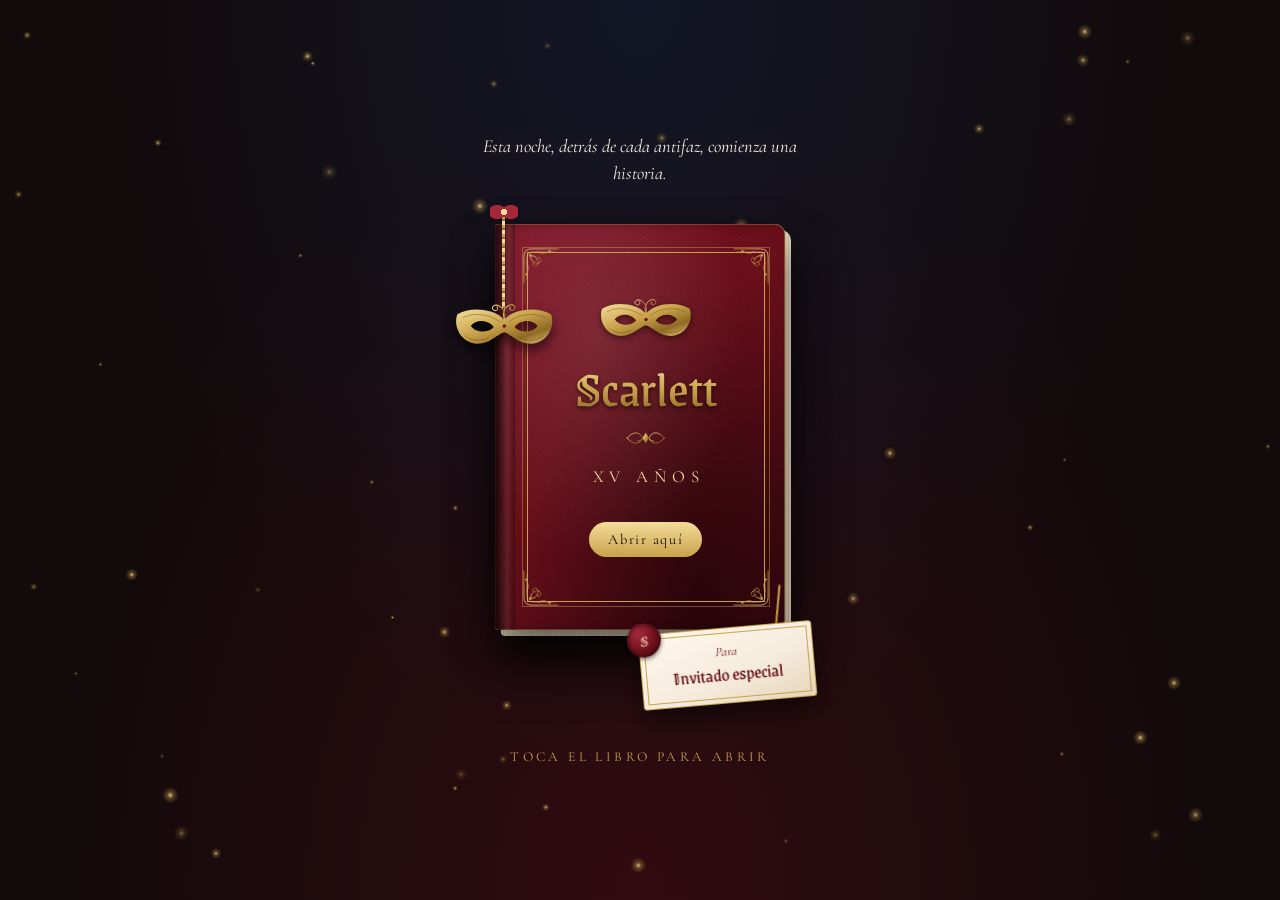
<file: index.html>
<!doctype html>
<html lang="es">
<head>
  <meta charset="utf-8">
  <meta name="viewport" content="width=device-width, initial-scale=1, viewport-fit=cover">
  <title>Scarlett · XV años</title>
  <meta name="description" content="Baile de máscaras · Sábado 21 de noviembre de 2026 · Salón de Eventos Bonanza, El Alto">
  <meta name="theme-color" content="#120A0B">

  <!-- Vista previa al compartir por WhatsApp (se completan las URL al publicar) -->
  <meta property="og:type" content="website">
  <meta property="og:url" content="https://katlheen007.github.io/xv-scarlett/">
  <meta property="og:title" content="Scarlett · XV años">
  <meta property="og:description" content="Estás invitado a un baile de máscaras · Sábado 21 de noviembre, 17:00">
  <meta property="og:image" content="https://katlheen007.github.io/xv-scarlett/assets/portada-whatsapp.jpg">
  <meta property="og:image:width" content="1200">
  <meta property="og:image:height" content="630">
  <meta name="twitter:card" content="summary_large_image">

  <link rel="icon" href="assets/antifaz.svg" type="image/svg+xml">
  <link rel="preconnect" href="https://fonts.googleapis.com">
  <link rel="preconnect" href="https://fonts.gstatic.com" crossorigin>
  <link href="https://fonts.googleapis.com/css2?family=Cormorant+Garamond:ital,wght@0,400;0,500;0,600;1,400;1,500&family=Grenze+Gotisch:wght@500;600&display=swap" rel="stylesheet">
  <link rel="stylesheet" href="styles.css">
</head>
<body>
  <!-- Ornamentos reutilizables -->
  <svg width="0" height="0" style="position:absolute" aria-hidden="true">
    <defs>
      <linearGradient id="oro" x1="0" y1="0" x2="1" y2="1">
        <stop offset="0" stop-color="#F3DD9B"/>
        <stop offset=".45" stop-color="#C9A24A"/>
        <stop offset=".75" stop-color="#8E6A24"/>
        <stop offset="1" stop-color="#E8C877"/>
      </linearGradient>
      <!-- Esquina de filigrana -->
      <symbol id="esquina" viewBox="0 0 80 80">
        <g fill="none" stroke="url(#oro)" stroke-width="1.6" stroke-linecap="round">
          <path d="M4 76 V20 Q4 4 20 4 H76"/>
          <path d="M10 70 V24 Q10 10 24 10 H70" stroke-width=".8"/>
          <path d="M18 18 c10 0 16 6 16 14 c0 6 -5 9 -9 7 c-4 -2 -3 -8 2 -8"/>
          <path d="M18 18 c0 10 6 16 14 16 c6 0 9 -5 7 -9 c-2 -4 -8 -3 -8 2"/>
          <path d="M34 10 c6 4 14 4 22 0 M10 34 c4 6 4 14 0 22"/>
          <circle cx="18" cy="18" r="2.4" fill="url(#oro)"/>
          <circle cx="58" cy="9" r="1.5" fill="url(#oro)"/>
          <circle cx="9" cy="58" r="1.5" fill="url(#oro)"/>
        </g>
      </symbol>
      <!-- Separador -->
      <symbol id="separador" viewBox="0 0 240 24">
        <g fill="none" stroke="url(#oro)" stroke-width="1.2" stroke-linecap="round">
          <path d="M4 12 H92"/><path d="M148 12 H236"/>
          <path d="M92 12 c8 -10 18 -10 22 -2 c2 4 -2 8 -6 6"/>
          <path d="M148 12 c-8 -10 -18 -10 -22 -2 c-2 4 2 8 6 6"/>
          <path d="M92 12 c8 10 18 10 22 2"/><path d="M148 12 c-8 10 -18 10 -22 2"/>
        </g>
        <path d="M120 4 l5 8 -5 8 -5 -8z" fill="url(#oro)"/>
      </symbol>
      <!-- Antifaz -->
      <symbol id="antifaz" viewBox="0 0 200 100">
        <path fill="url(#oro)" fill-rule="evenodd" d="M100 34 C82 12 34 8 10 24 C2 46 16 78 48 80 C72 81 86 62 100 58 C114 62 128 81 152 80 C184 78 198 46 190 24 C166 8 118 12 100 34 Z
          M36 46 C46 32 70 34 80 48 C70 60 46 60 36 46 Z
          M164 46 C154 32 130 34 120 48 C130 60 154 60 164 46 Z"/>
        <g fill="none" stroke="#7A5418" stroke-width="1.3" opacity=".7">
          <path d="M20 30 C40 20 70 22 92 38"/><path d="M180 30 C160 20 130 22 108 38"/>
          <path d="M24 64 C34 74 56 76 70 68"/><path d="M176 64 C166 74 144 76 130 68"/>
        </g>
        <g fill="none" stroke="url(#oro)" stroke-width="2" stroke-linecap="round">
          <path d="M100 34 C96 22 100 10 110 6 C118 3 124 10 118 15 C114 18 108 14 112 10"/>
          <path d="M100 34 C104 20 96 8 86 6 C78 5 74 13 81 16 C86 18 90 12 86 9"/>
        </g>
        <circle cx="100" cy="46" r="4" fill="#6B0F1A" stroke="url(#oro)" stroke-width="1.2"/>
      </symbol>
    </defs>
  </svg>

  <canvas id="particulas" aria-hidden="true"></canvas>

  <!-- ============ PORTADA ============ -->
  <section id="portada" aria-label="Portada">
    <p class="portada-frase" data-texto="portadaFrase"></p>

    <div class="escena">
      <div class="libro" id="libro">
        <!-- Interior (se ve al abrir) -->
        <div class="libro-interior">
          <svg class="esq e1"><use href="#esquina"/></svg>
          <svg class="esq e2"><use href="#esquina"/></svg>
          <p class="interior-texto">Bienvenidos<br>al baile</p>
        </div>
        <div class="libro-paginas"></div>

        <!-- Tapa -->
        <button class="libro-tapa" id="abrir" aria-label="Abrir la invitación">
          <span class="tapa-frente">
            <span class="tapa-marco">
              <svg class="esq e1"><use href="#esquina"/></svg>
              <svg class="esq e2"><use href="#esquina"/></svg>
              <svg class="esq e3"><use href="#esquina"/></svg>
              <svg class="esq e4"><use href="#esquina"/></svg>
            </span>
            <svg class="tapa-antifaz"><use href="#antifaz"/></svg>
            <span class="tapa-nombre">Scarlett</span>
            <svg class="tapa-sep"><use href="#separador"/></svg>
            <span class="tapa-xv">XV años</span>
            <span class="tapa-boton">Abrir aquí</span>
          </span>
          <span class="tapa-dorso"></span>
        </button>
      </div>

      <!-- Antifaz colgante -->
      <div class="colgante" aria-hidden="true">
        <span class="cinta"></span>
        <span class="lazo"></span>
        <svg class="colgante-antifaz"><use href="#antifaz"/></svg>
      </div>

      <!-- Tarjeta con el nombre del invitado -->
      <div class="tarjeta" aria-live="polite">
        <span class="tarjeta-cordon"></span>
        <div class="tarjeta-cuerpo">
          <span class="tarjeta-para">Para</span>
          <span class="tarjeta-nombre" id="tarjetaNombre">Invitado especial</span>
          <span class="tarjeta-pases" id="tarjetaPases"></span>
          <span class="lacre">S</span>
        </div>
      </div>
    </div>

    <p class="portada-pista">Toca el libro para abrir</p>
  </section>

  <!-- ============ INVITACIÓN ============ -->
  <main id="invitacion" hidden>

    <!-- 1. Bienvenida -->
    <section class="seccion bienvenida">
      <div class="arco">
        <svg viewBox="0 0 260 360" class="arco-svg" aria-hidden="true">
          <defs>
            <linearGradient id="oroSil" x1="0" y1="0" x2="0" y2="1">
              <stop offset="0" stop-color="#F3DD9B"/><stop offset=".5" stop-color="#C9A24A"/><stop offset="1" stop-color="#8E6A24"/>
            </linearGradient>
            <linearGradient id="veloArco" x1="0" y1="0" x2="0" y2="1">
              <stop offset="0" stop-color="#120A0B" stop-opacity=".15"/><stop offset=".7" stop-color="#120A0B" stop-opacity="0"/><stop offset="1" stop-color="#120A0B" stop-opacity=".85"/>
            </linearGradient>
            <radialGradient id="halo" cx=".5" cy=".38" r=".6">
              <stop offset="0" stop-color="#C9A24A" stop-opacity=".28"/><stop offset="1" stop-color="#C9A24A" stop-opacity="0"/>
            </radialGradient>
          </defs>
          <path d="M20 350 V130 C20 60 70 14 130 14 C190 14 240 60 240 130 V350" fill="none" stroke="url(#oro)" stroke-width="2"/>
                    <g fill="none" stroke="url(#oro)" stroke-width="1.4" stroke-linecap="round">
            <path d="M130 14 c-8 -10 -22 -8 -22 2 c0 6 8 8 10 3"/><path d="M130 14 c8 -10 22 -8 22 2 c0 6 -8 8 -10 3"/>
            <path d="M42 80 c-14 -2 -22 10 -14 18 c5 4 11 0 8 -5"/><path d="M218 80 c14 -2 22 10 14 18 c-5 4 -11 0 -8 -5"/>
          </g>
          <circle cx="130" cy="8" r="3" fill="url(#oro)"/>
          <!-- Foto dentro del arco -->
          <clipPath id="recorteArco"><path d="M32 350 V132 C32 70 76 26 130 26 C184 26 228 70 228 132 V350 Z"/></clipPath>
          <image href="assets/foto-arco.jpg" x="32" y="26" width="196" height="324" preserveAspectRatio="xMidYMid slice" clip-path="url(#recorteArco)"/>
          <path d="M32 350 V132 C32 70 76 26 130 26 C184 26 228 70 228 132 V350 Z" fill="url(#veloArco)"/>
          <path d="M32 350 V132 C32 70 76 26 130 26 C184 26 228 70 228 132 V350" fill="none" stroke="url(#oro)" stroke-width="1.2"/>
        </svg>
      </div>
      <h1 class="gotica nombre-grande">Scarlett</h1>
      <p class="subtitulo">XV años</p>
    </section>

    <!-- 2. Frase de apertura -->
    <section class="seccion frase">
      <svg class="sep"><use href="#separador"/></svg>
      <blockquote data-texto="fraseApertura"></blockquote>
      <svg class="sep"><use href="#separador"/></svg>
    </section>

    <!-- 3. Padres -->
    <section class="seccion padres tarjeta-seccion">
      <svg class="esq e1"><use href="#esquina"/></svg><svg class="esq e2"><use href="#esquina"/></svg>
      <svg class="esq e3"><use href="#esquina"/></svg><svg class="esq e4"><use href="#esquina"/></svg>
      <p class="etiqueta">Sus padres</p>
      <p class="gotica nombre-padre" data-texto="madre"></p>
      <p class="y">&amp;</p>
      <p class="gotica nombre-padre" data-texto="padre"></p>
      <p class="texto" data-texto="invitacion"></p>
      <p class="gotica nombre-completo" data-texto="quinceanera"></p>
    </section>

    <!-- 4. Fecha y cuenta regresiva -->
    <section class="seccion fecha">
      <p class="etiqueta">Reserva la fecha</p>
      <p class="fecha-grande" data-texto="fechaTexto"></p>
      <div class="cuenta" id="cuenta">
        <div><span id="cDias">--</span><small>días</small></div>
        <div><span id="cHoras">--</span><small>horas</small></div>
        <div><span id="cMin">--</span><small>min</small></div>
        <div><span id="cSeg">--</span><small>seg</small></div>
      </div>
      <p class="cuenta-fin" id="cuentaFin" hidden>¡La fiesta ha comenzado!</p>
    </section>

    <!-- 5. Hora y lugar -->
    <section class="seccion lugar">
      <svg class="icono" viewBox="0 0 48 64" aria-hidden="true">
        <path d="M24 4 c3 6 6 9 6 14 a6 6 0 0 1 -12 0 c0 -5 3 -8 6 -14z" fill="url(#oro)"/>
        <rect x="16" y="26" width="16" height="34" rx="2" fill="#F5EBDD"/>
        <path d="M16 30 h16" stroke="#C9A24A" stroke-width="1"/>
      </svg>
      <p class="etiqueta">Hora y lugar</p>
      <p class="hora" data-texto="hora"></p>
      <p class="lugar-nombre" data-texto="lugar"></p>
      <p class="texto" data-texto="ciudad"></p>
      <a class="boton" id="botonMapa" target="_blank" rel="noopener">Ver ubicación</a>
    </section>


    <!-- Pase de entrada (solo si el enlace es válido) -->
    <section class="seccion pase" id="seccionPase" hidden>
      <p class="etiqueta">Tu pase de entrada</p>
      <div class="pase-tarjeta">
        <svg class="esq e1"><use href="#esquina"/></svg><svg class="esq e2"><use href="#esquina"/></svg>
        <svg class="esq e3"><use href="#esquina"/></svg><svg class="esq e4"><use href="#esquina"/></svg>
        <span class="lacre">S</span>
        <p class="pase-nombre" id="paseNombre"></p>
        <p class="pase-cupo" id="paseCupo"></p>
        <div class="pase-qr" id="paseQR" aria-label="Código QR de tu pase"></div>
        <p class="pase-nota">Pase personal e intransferible.<br>Muéstralo en la entrada 🎭</p>
      </div>
      <p class="texto pase-consejo">Haz una captura de pantalla para tenerlo a mano.</p>
    </section>

    <!-- 6. Vestimenta -->
    <section class="seccion vestimenta tarjeta-seccion">
      <svg class="esq e1"><use href="#esquina"/></svg><svg class="esq e2"><use href="#esquina"/></svg>
      <svg class="esq e3"><use href="#esquina"/></svg><svg class="esq e4"><use href="#esquina"/></svg>
      <p class="etiqueta">Código de vestimenta</p>
      <p class="gotica titulo" data-texto="vestimenta"></p>
      <svg class="icono-antifaz"><use href="#antifaz"/></svg>
      <p class="texto" data-texto="vestimentaNota"></p>
    </section>

    <!-- 7. Fotos -->
    <section class="seccion fotos">
      <svg class="icono" viewBox="0 0 64 48" aria-hidden="true">
        <rect x="4" y="10" width="56" height="34" rx="4" fill="none" stroke="url(#oro)" stroke-width="2"/>
        <path d="M22 10 l4 -6 h12 l4 6" fill="none" stroke="url(#oro)" stroke-width="2"/>
        <circle cx="32" cy="27" r="10" fill="none" stroke="url(#oro)" stroke-width="2"/>
        <circle cx="32" cy="27" r="4" fill="url(#oro)"/>
      </svg>
      <p class="etiqueta">Comparte tus fotos</p>
      <p class="texto" data-texto="fotosTexto"></p>
      <a class="boton" id="botonAlbum" target="_blank" rel="noopener">Subir mis fotos</a>
    </section>

    <!-- 8. Cierre -->
    <section class="seccion cierre">
      <svg class="sep"><use href="#separador"/></svg>
      <p class="texto cierre-texto" data-texto="cierre"></p>
      <p class="despedida" data-texto="despedida"></p>
      <p class="gotica firma">Scarlett</p>
      <svg class="icono-antifaz pequeno"><use href="#antifaz"/></svg>
    </section>
  </main>

  <button class="musica" id="musica" aria-label="Pausar música" hidden>
    <svg viewBox="0 0 24 24" class="ico-on"><path d="M9 18V6l11-2v12" fill="none" stroke="currentColor" stroke-width="1.8"/><circle cx="6.5" cy="18" r="2.6" fill="currentColor"/><circle cx="17.5" cy="16" r="2.6" fill="currentColor"/></svg>
    <svg viewBox="0 0 24 24" class="ico-off"><path d="M9 18V6l11-2v12" fill="none" stroke="currentColor" stroke-width="1.8"/><circle cx="6.5" cy="18" r="2.6" fill="currentColor"/><circle cx="17.5" cy="16" r="2.6" fill="currentColor"/><path d="M3 3l18 18" stroke="currentColor" stroke-width="2" stroke-linecap="round"/></svg>
  </button>

  <audio id="audio" src="assets/musica.mp3" preload="auto" loop></audio>
  <script src="assets/vendor/qrcode.min.js"></script>
  <script src="script.js"></script>
</body>
</html>
</file>
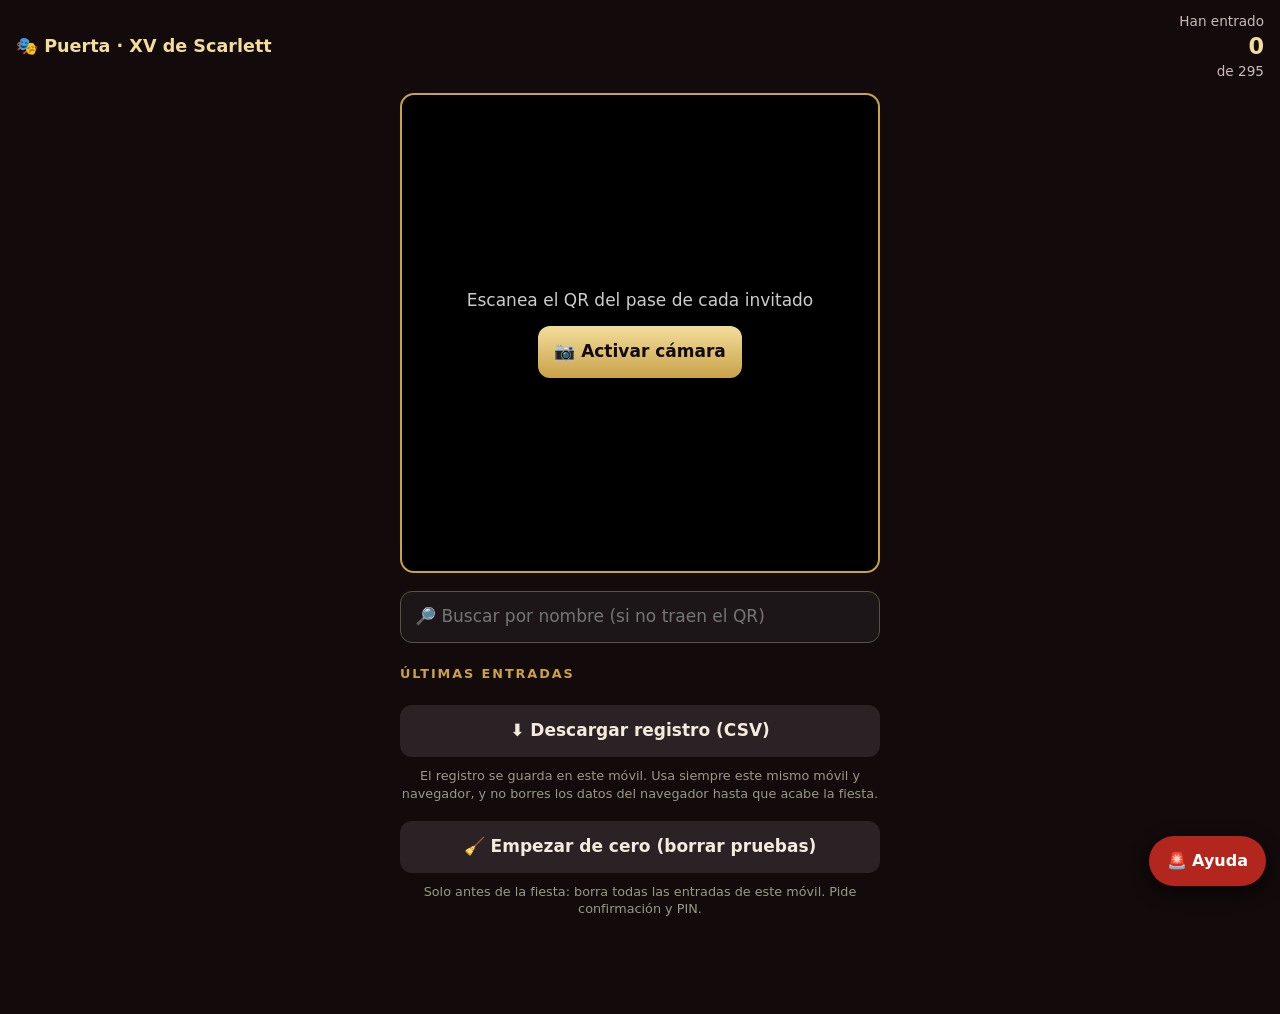
<file: puerta.html>
<!doctype html>
<html lang="es">
<head>
  <meta charset="utf-8">
  <meta name="viewport" content="width=device-width, initial-scale=1, viewport-fit=cover">
  <meta name="robots" content="noindex, nofollow">
  <title>Puerta · XV de Scarlett</title>
  <meta name="theme-color" content="#120A0B">
  <link rel="icon" href="assets/antifaz.svg" type="image/svg+xml">
  <style>
    :root { --burdeos:#6B0F1A; --dorado:#C9A24A; --dorado-claro:#F3DD9B; --negro:#120A0B; --marfil:#F5EBDD; --verde:#1F7A4A; --rojo:#B3261E; }
    * { box-sizing: border-box; margin: 0; padding: 0; }
    [hidden] { display: none !important; }
    body { min-height: 100svh; background: var(--negro); color: var(--marfil); font: 17px/1.4 -apple-system, system-ui, "Segoe UI", Roboto, sans-serif; padding: 12px 16px 96px; }
    header { display: flex; justify-content: space-between; align-items: center; gap: 10px; margin-bottom: 12px; }
    h1 { font-size: 1.1rem; color: var(--dorado-claro); font-weight: 700; }
    .total { text-align: right; font-size: .85rem; color: #cbb; }
    .total b { display: block; font-size: 1.4rem; color: var(--dorado-claro); }
    .camara { position: relative; width: 100%; max-width: 480px; margin: 0 auto; aspect-ratio: 1; background: #000; border-radius: 14px; overflow: hidden; border: 2px solid var(--dorado); }
    video { width: 100%; height: 100%; object-fit: cover; display: block; }
    .mira { position: absolute; inset: 18%; border: 3px solid rgba(243,221,155,.85); border-radius: 12px; box-shadow: 0 0 0 999px rgba(0,0,0,.35); pointer-events: none; }
    .camara-off { position: absolute; inset: 0; display: grid; place-items: center; text-align: center; padding: 20px; color: #ccc; }
    button { font: inherit; border: 0; border-radius: 12px; padding: 14px 16px; font-weight: 700; cursor: pointer; }
    .b-oro { background: linear-gradient(180deg, var(--dorado-claro), var(--dorado)); color: var(--negro); }
    .b-verde { background: var(--verde); color: #fff; }
    .b-gris { background: #2a2224; color: var(--marfil); }
    .ancho { width: 100%; }
    .fila { display: flex; gap: 10px; margin-top: 10px; }
    .fila > * { flex: 1; }
    .resultado { margin: 14px auto 0; max-width: 480px; border-radius: 16px; padding: 18px; text-align: center; border: 3px solid transparent; }
    .resultado.ok { background: #10301f; border-color: var(--verde); }
    .resultado.lleno { background: #3a0f0d; border-color: var(--rojo); }
    .resultado.mal { background: #2a2224; border-color: #777; }
    .r-icono { font-size: 2.6rem; line-height: 1; }
    .r-nombre { font-size: 1.6rem; font-weight: 800; margin: 6px 0 2px; color: #fff; }
    .r-detalle { font-size: 1.05rem; color: #ddd; }
    .r-cuenta { font-size: 2.4rem; font-weight: 800; margin: 8px 0 2px; }
    .resultado.ok .r-cuenta { color: #7CE0A6; }
    .resultado.lleno .r-cuenta { color: #FF8A80; }
    .buscar { max-width: 480px; margin: 18px auto 0; }
    input { width: 100%; font: inherit; padding: 13px 14px; border-radius: 12px; border: 1px solid #554; background: #1d1618; color: #fff; }
    .lista { list-style: none; margin-top: 6px; }
    .lista li { padding: 12px 10px; border-bottom: 1px solid #332; display: flex; justify-content: space-between; gap: 10px; cursor: pointer; }
    .lista li span:last-child { color: #bba; white-space: nowrap; }
    .seccion { max-width: 480px; margin: 22px auto 0; }
    .seccion h2 { font-size: .8rem; letter-spacing: .15em; text-transform: uppercase; color: var(--dorado); margin-bottom: 6px; }
    .historial li { cursor: default; font-size: .95rem; }
    .selector { display: flex; align-items: center; justify-content: space-between; gap: 6px; flex: 0 0 44%; }
    .selector button { flex: 1; font-size: 1.4rem; padding: 10px 0; }
    .selector span { min-width: 2ch; text-align: center; font-size: 1.8rem; font-weight: 800; }
    .aviso { font-size: .8rem; color: #998; margin-top: 10px; text-align: center; }
    /* Botón de ayuda: avisa a la organizadora */
    .b-rojo { background: var(--rojo); color: #fff; }
    .ayuda-flotante { position: fixed; right: 14px; bottom: calc(14px + env(safe-area-inset-bottom)); z-index: 20; border-radius: 999px; padding: 14px 18px; box-shadow: 0 6px 18px rgba(0,0,0,.6); font-size: 1rem; }
    .panel-fondo { position: fixed; inset: 0; z-index: 30; background: rgba(0,0,0,.7); display: grid; align-items: end; }
    .panel { background: #1d1618; border-top: 3px solid var(--rojo); border-radius: 18px 18px 0 0; padding: 18px 16px calc(20px + env(safe-area-inset-bottom)); max-width: 520px; width: 100%; margin: 0 auto; max-height: 92svh; overflow: auto; }
    .panel h2 { font-size: 1.15rem; color: #fff; margin-bottom: 4px; }
    .panel p { font-size: .9rem; color: #bba; margin-bottom: 12px; }
    .motivos { display: grid; gap: 8px; margin-bottom: 10px; }
    .motivos button { text-align: left; background: #2a2224; color: var(--marfil); border: 2px solid transparent; font-weight: 600; }
    .motivos button.elegido { border-color: var(--rojo); background: #3a1a1a; }
    .panel textarea { width: 100%; font: inherit; padding: 12px; border-radius: 12px; border: 1px solid #554; background: #120d0e; color: #fff; min-height: 64px; resize: vertical; }
    .estado-aviso { margin-top: 10px; text-align: center; font-weight: 700; min-height: 1.4em; }
    .estado-aviso.ok { color: #7CE0A6; } .estado-aviso.error { color: #FF8A80; }
  </style>
</head>
<body>
  <header>
    <h1>🎭 Puerta · XV de Scarlett</h1>
    <div class="total">Han entrado<b id="totalDentro">0</b>de <span id="totalEsperado">0</span></div>
  </header>

  <div class="camara">
    <video id="video" playsinline muted></video>
    <div class="mira" id="mira" hidden></div>
    <div class="camara-off" id="camaraOff">
      <div>
        <p style="margin-bottom:14px">Escanea el QR del pase de cada invitado</p>
        <button class="b-oro" id="activar">📷 Activar cámara</button>
      </div>
    </div>
  </div>

  <div class="resultado" id="resultado" hidden>
    <div class="r-icono" id="rIcono"></div>
    <div class="r-nombre" id="rNombre"></div>
    <div class="r-detalle" id="rDetalle"></div>
    <div class="r-cuenta" id="rCuenta"></div>
    <div class="fila" id="rBotones">
      <div class="selector">
        <button class="b-gris" id="menos" aria-label="Uno menos">−</button>
        <span id="cantidad">1</span>
        <button class="b-gris" id="mas" aria-label="Uno más">+</button>
      </div>
      <button class="b-verde" id="confirmar"></button>
    </div>
    <div class="fila">
      <button class="b-gris" id="corregir">−1 corregir</button>
      <button class="b-oro" id="siguiente">Escanear siguiente</button>
    </div>
  </div>

  <div class="buscar">
    <input id="buscar" type="search" placeholder="🔎 Buscar por nombre (si no traen el QR)" autocomplete="off">
    <ul class="lista" id="resultados"></ul>
  </div>

  <div class="seccion">
    <h2>Últimas entradas</h2>
    <ul class="lista historial" id="historial"></ul>
  </div>

  <div class="seccion">
    <button class="b-gris ancho" id="exportar">⬇️ Descargar registro (CSV)</button>
    <p class="aviso">El registro se guarda en este móvil. Usa siempre este mismo móvil y navegador, y no borres los datos del navegador hasta que acabe la fiesta.</p>
    <button class="b-gris ancho" id="reiniciar" style="margin-top:18px">🧹 Empezar de cero (borrar pruebas)</button>
    <div id="confirmarBorrado" class="resultado lleno" hidden>
      <div class="r-icono">⚠️</div>
      <div class="r-detalle" style="margin:6px 0 12px">¿Seguro que quieres borrar <b>todas</b> las entradas de este móvil? No se puede deshacer.</div>
      <input id="pinBorrado" type="password" inputmode="numeric" maxlength="4" placeholder="PIN de 4 dígitos" autocomplete="off" style="text-align:center;letter-spacing:.4em;font-size:1.3rem">
      <div class="fila">
        <button class="b-gris" id="cancelarBorrado">Cancelar</button>
        <button class="b-rojo" id="okBorrado">Sí, borrar todo</button>
      </div>
      <div class="estado-aviso error" id="errorBorrado"></div>
    </div>
    <p class="aviso">Solo antes de la fiesta: borra todas las entradas de este móvil. Pide confirmación y PIN.</p>
  </div>

  <!-- Ayuda: avisa a la organizadora (notificación ntfy y/o WhatsApp) -->
  <button class="b-rojo ayuda-flotante" id="abrirAyuda">🚨 Ayuda</button>
  <div class="panel-fondo" id="panelAyuda" hidden>
    <div class="panel" role="dialog" aria-labelledby="tituloAyuda">
      <h2 id="tituloAyuda">🚨 Pedir ayuda en la puerta</h2>
      <p>Le llega un aviso al móvil de la organizadora para que venga. Elige qué pasa:</p>
      <div class="motivos" id="motivos">
        <button data-m="Pase no válido o no está en la lista">❌ Pase no válido / no está en la lista</button>
        <button data-m="Vienen más personas de las previstas">👥 Vienen más personas de las previstas</button>
        <button data-m="Problema con la cámara o la web">📵 Problema con la cámara o la web</button>
        <button data-m="Alguien insiste en entrar / situación incómoda">⚠️ Alguien insiste / situación incómoda</button>
        <button data-m="Ven a la puerta, por favor">🙋 Solo ven a la puerta</button>
      </div>
      <textarea id="detalleAyuda" placeholder="Detalle (opcional): nombre, cuántos son…"></textarea>
      <div class="fila">
        <button class="b-rojo" id="enviarAyuda">🔔 Enviar aviso</button>
        <button class="b-verde" id="whatsAyuda">📲 WhatsApp</button>
      </div>
      <div class="estado-aviso" id="estadoAyuda"></div>
      <button class="b-gris ancho" id="cerrarAyuda" style="margin-top:8px">Cerrar</button>
    </div>
  </div>

  <script src="assets/vendor/jsQR.min.js"></script>
  <script>
  (function () {
    const $ = (s) => document.querySelector(s);
    // v2 (2026-11-18): registro nuevo y vacío; lo de "xv-scarlett-puerta" eran pruebas.
    const CLAVE = "xv-scarlett-puerta-v2";
    try { localStorage.removeItem("xv-scarlett-puerta"); } catch (e) {}
    let invitados = {};          // huella → {nombre, pases, limite}
    let estado = { dentro: {}, log: [] };
    try { estado = JSON.parse(localStorage.getItem(CLAVE)) || estado; } catch (e) {}
    const guardar = () => { try { localStorage.setItem(CLAVE, JSON.stringify(estado)); } catch (e) {} };
    let actual = null;           // huella del invitado mostrado
    let escaneando = false, stream = null;

    async function huella(txt) {
      const buf = await crypto.subtle.digest("SHA-256", new TextEncoder().encode(txt));
      return Array.from(new Uint8Array(buf)).map((b) => b.toString(16).padStart(2, "0")).join("").slice(0, 24);
    }
    const nombreDe = (inv) => inv.nombre || "Invitado especial";
    const dentro = (h) => estado.dentro[h] || 0;

    function totales() {
      let t = 0, e = 0;
      for (const [h, inv] of Object.entries(invitados)) { if (inv.prueba) continue; e += inv.limite || 0; t += dentro(h); }
      $("#totalDentro").textContent = t;
      $("#totalEsperado").textContent = e;
    }

    function historial() {
      const ul = $("#historial"); ul.innerHTML = "";
      estado.log.slice(-12).reverse().forEach((r) => {
        const li = document.createElement("li");
        li.innerHTML = "<span></span><span></span>";
        li.children[0].textContent = (r.n > 0 ? "✅ " : "↩️ ") + r.nombre;
        li.children[1].textContent = (r.n > 0 ? "+" : "") + r.n + " · " + r.hora;
        ul.appendChild(li);
      });
    }

    function mostrar(h) {
      actual = h;
      const inv = invitados[h];
      const box = $("#resultado");
      box.hidden = false;
      box.className = "resultado";
      if (!inv) {
        box.classList.add("mal");
        $("#rIcono").textContent = "❌";
        $("#rNombre").textContent = "Pase no válido";
        $("#rDetalle").textContent = "Este código no es de ninguna invitación.";
        $("#rCuenta").textContent = "";
        $("#rBotones").hidden = true; $("#corregir").hidden = true;
      } else {
        const lim = inv.limite || 0, d = dentro(h);
        const familia = !inv.pases;
        // Familias: el número es solo un estimado, nunca se bloquea
        const faltan = familia ? Infinity : Math.max(lim - d, 0);
        box.classList.add(faltan > 0 ? "ok" : "lleno");
        $("#rIcono").textContent = faltan > 0 ? "✅" : "⛔";
        $("#rNombre").textContent = nombreDe(inv);
        $("#rDetalle").textContent = familia ? `${inv.especial ? "Invitado especial" : "Familia"} · estimado: ${lim} ${lim === 1 ? "persona" : "personas"}`
                                             : `Invitación para ${lim} ${lim === 1 ? "persona" : "personas"}`;
        $("#rCuenta").textContent = familia ? `Han entrado ${d} (estimado ${lim})${d > lim ? " · más de lo previsto, sin problema" : ""}`
                                            : (faltan > 0 ? `Han entrado ${d} de ${lim}` : `YA ENTRARON ${d} de ${lim}`);
        $("#rBotones").hidden = faltan === 0; $("#corregir").hidden = d === 0;
        // Invitación normal: por defecto entran todos los que faltan. Familia: de uno en uno (llegan por partes).
        cantidad = familia ? 1 : faltan;
        pintarCantidad(faltan);
        if (inv.prueba) $("#rDetalle").textContent += " · PRUEBA (no cuenta)";
      }
      box.scrollIntoView({ behavior: "smooth", block: "center" });
    }

    function registrar(n) {
      const inv = invitados[actual]; if (!inv) return;
      const lim = inv.limite || 0;
      const nuevo = Math.max(dentro(actual) + n, 0);
      if (inv.pases && nuevo > lim) return;
      const real = nuevo - dentro(actual);
      if (!real) return;
      estado.dentro[actual] = nuevo;
      estado.log.push({ h: actual, nombre: nombreDe(inv), n: real, hora: new Date().toLocaleTimeString("es-BO", { hour: "2-digit", minute: "2-digit" }) });
      guardar(); totales(); historial(); mostrar(actual);
    }
    let cantidad = 1;
    const faltanDe = (h) => !invitados[h].pases ? Infinity : Math.max((invitados[h].limite || 0) - dentro(h), 0);
    function pintarCantidad(faltan) {
      cantidad = Math.min(Math.max(cantidad, 1), faltan);
      $("#cantidad").textContent = cantidad;
      $("#confirmar").textContent = cantidad === 1 ? "✓ Entra 1" : `✓ Entran ${cantidad}`;
    }
    $("#menos").onclick = () => { cantidad--; pintarCantidad(faltanDe(actual)); };
    $("#mas").onclick = () => { cantidad++; pintarCantidad(faltanDe(actual)); };
    $("#confirmar").onclick = () => registrar(cantidad);
    $("#corregir").onclick = () => registrar(-1);
    $("#siguiente").onclick = () => { $("#resultado").hidden = true; actual = null; window.scrollTo({ top: 0, behavior: "smooth" }); iniciar(); };

    // --- Cámara y lectura del QR ---
    const video = $("#video");
    const lienzo = document.createElement("canvas");
    const ctx = lienzo.getContext("2d", { willReadFrequently: true });
    async function iniciar() {
      if (escaneando) return;
      try {
        if (!stream) stream = await navigator.mediaDevices.getUserMedia({ video: { facingMode: "environment" }, audio: false });
        video.srcObject = stream; await video.play();
        $("#camaraOff").hidden = true; $("#mira").hidden = false;
        escaneando = true; requestAnimationFrame(leer);
      } catch (e) {
        $("#camaraOff").hidden = false;
        $("#camaraOff").querySelector("p").textContent = "No pude abrir la cámara. Revisa el permiso del navegador o usa la búsqueda por nombre.";
      }
    }
    function leer() {
      if (!escaneando) return;
      if (video.readyState === video.HAVE_ENOUGH_DATA) {
        const w = 480, hgt = Math.round(480 * video.videoHeight / video.videoWidth);
        lienzo.width = w; lienzo.height = hgt;
        ctx.drawImage(video, 0, 0, w, hgt);
        const res = jsQR(ctx.getImageData(0, 0, w, hgt).data, w, hgt, { inversionAttempts: "dontInvert" });
        if (res && res.data) { escaneando = false; leido(res.data); return; }
      }
      requestAnimationFrame(leer);
    }
    async function leido(texto) {
      if (navigator.vibrate) navigator.vibrate(120);
      let codigo = texto.trim();
      try { codigo = new URL(texto).searchParams.get("i") || codigo; } catch (e) {}
      mostrar(await huella(codigo.trim().toLowerCase()));
    }
    $("#activar").onclick = iniciar;

    // --- Búsqueda por nombre ---
    const norm = (t) => (t || "").normalize("NFD").replace(/[̀-ͯ]/g, "").toLowerCase();
    $("#buscar").addEventListener("input", (e) => {
      const q = norm(e.target.value.trim()), ul = $("#resultados");
      ul.innerHTML = "";
      if (q.length < 2) return;
      Object.entries(invitados).filter(([, inv]) => inv.nombre && norm(inv.nombre).includes(q)).slice(0, 8).forEach(([h, inv]) => {
        const li = document.createElement("li");
        li.innerHTML = "<span></span><span></span>";
        li.children[0].textContent = inv.nombre;
        li.children[1].textContent = inv.pases ? `${dentro(h)} / ${inv.limite}` : `${dentro(h)} · ~${inv.limite}`;
        li.onclick = () => { escaneando = false; ul.innerHTML = ""; e.target.value = ""; mostrar(h); };
        ul.appendChild(li);
      });
    });

    // --- Exportar ---
    // --- Empezar de cero: confirmación + PIN (solo se guarda su huella) ---
    const PIN_HUELLA = "e9cbbb2845271cd66ce073a4";
    const cajaBorrado = $("#confirmarBorrado"), pin = $("#pinBorrado"), botonReiniciar = $("#reiniciar");
    const cerrarBorrado = () => { cajaBorrado.hidden = true; botonReiniciar.hidden = false; pin.value = ""; $("#errorBorrado").textContent = ""; };
    botonReiniciar.onclick = () => { botonReiniciar.hidden = true; cajaBorrado.hidden = false; pin.focus(); };
    $("#cancelarBorrado").onclick = cerrarBorrado;
    $("#okBorrado").onclick = async () => {
      if ((await huella("xv-pin:" + pin.value.trim())) !== PIN_HUELLA) {
        $("#errorBorrado").textContent = "PIN incorrecto. No se borró nada.";
        pin.value = ""; if (navigator.vibrate) navigator.vibrate(200);
        return;
      }
      estado = { dentro: {}, log: [] }; guardar(); totales(); historial();
      $("#resultado").hidden = true; actual = null;
      cerrarBorrado();
      botonReiniciar.textContent = "✅ Registro vacío";
      setTimeout(() => { botonReiniciar.textContent = "🧹 Empezar de cero (borrar pruebas)"; }, 2500);
    };

    $("#exportar").onclick = () => {
      const filas = [["Nombre", "Límite (familias: estimado)", "Han entrado"]];
      for (const [h, inv] of Object.entries(invitados)) filas.push([nombreDe(inv), inv.limite, dentro(h)]);
      filas.push([], ["Hora", "Nombre", "Movimiento"]);
      estado.log.forEach((r) => filas.push([r.hora, r.nombre, r.n]));
      const csv = "﻿" + filas.map((f) => f.map((v) => `"${String(v ?? "").replace(/"/g, '""')}"`).join(";")).join("\n");
      const a = document.createElement("a");
      a.href = URL.createObjectURL(new Blob([csv], { type: "text/csv" }));
      a.download = "entradas-xv-scarlett.csv"; a.click();
    };

    // --- Ayuda: aviso a la organizadora ---
    // Canal secreto de ntfy: ella se suscribe a este nombre en la app ntfy del móvil.
    const AVISO = { ntfy: "https://ntfy.sh/", canal: "xv-scarlett-puerta-tmtgk4142acasn", whatsapp: "59173564007" /* número con código de país, sin + (vacío = elegir contacto) */ };
    let motivo = "", ultimoAviso = 0;
    const panel = $("#panelAyuda"), estadoAyuda = $("#estadoAyuda");
    const pintarEstado = (txt, clase) => { estadoAyuda.textContent = txt; estadoAyuda.className = "estado-aviso " + (clase || ""); };
    $("#abrirAyuda").onclick = () => { panel.hidden = false; pintarEstado(""); };
    $("#cerrarAyuda").onclick = () => { panel.hidden = true; };
    panel.addEventListener("click", (e) => { if (e.target === panel) panel.hidden = true; });
    $("#motivos").addEventListener("click", (e) => {
      const b = e.target.closest("button"); if (!b) return;
      motivo = b.dataset.m;
      document.querySelectorAll("#motivos button").forEach((x) => x.classList.toggle("elegido", x === b));
    });
    function textoAviso() {
      const partes = [motivo || "Ven a la puerta, por favor"];
      const extra = $("#detalleAyuda").value.trim();
      if (extra) partes.push(extra);
      const inv = actual && invitados[actual];
      if (inv) partes.push(`En pantalla: ${nombreDe(inv)} (han entrado ${dentro(actual)}, ${inv.pases ? "límite" : "estimado"} ${inv.limite || 0})`);
      else if (actual) partes.push("En pantalla: pase NO válido");
      partes.push(`Total dentro: ${$("#totalDentro").textContent} de ${$("#totalEsperado").textContent}`);
      partes.push("🕒 " + new Date().toLocaleTimeString("es-BO", { hour: "2-digit", minute: "2-digit" }));
      return partes.join("\n");
    }
    $("#enviarAyuda").onclick = async () => {
      if (Date.now() - ultimoAviso < 20000) { pintarEstado("Ya se envió un aviso hace un momento. Espera unos segundos.", "error"); return; }
      const boton = $("#enviarAyuda"); boton.disabled = true; pintarEstado("Enviando…");
      try {
        // Sin cabeceras propias para que el navegador no haga una consulta previa (CORS).
        const r = await fetch(AVISO.ntfy, { method: "POST", body: JSON.stringify({
          topic: AVISO.canal, title: "🚨 Te necesitan en la puerta", message: textoAviso(),
          priority: 5, tags: ["rotating_light"] }) });
        if (!r.ok) throw new Error(r.status);
        ultimoAviso = Date.now();
        pintarEstado("✅ Aviso enviado. Ya va para la puerta.", "ok");
        if (navigator.vibrate) navigator.vibrate([80, 60, 80]);
      } catch (e) {
        pintarEstado("No se pudo enviar (¿sin internet?). Usa el botón de WhatsApp.", "error");
      } finally { boton.disabled = false; }
    };
    $("#whatsAyuda").onclick = () => {
      const url = "https://wa.me/" + (AVISO.whatsapp || "") + "?text=" + encodeURIComponent("🚨 Te necesitan en la puerta\n" + textoAviso());
      window.open(url, "_blank");
    };

    fetch("invitados.json", { cache: "no-cache" }).then((r) => r.json()).then((d) => { invitados = d; totales(); historial(); });
  })();
  </script>
</body>
</html>
</file>
<file: styles.css>
/* =========================================================
   XV de Scarlett · Baile de máscaras victoriano
   ========================================================= */
:root {
  --burdeos: #6B0F1A;
  --burdeos-osc: #3E0710;
  --dorado: #C9A24A;
  --dorado-claro: #F3DD9B;
  --negro: #120A0B;
  --azul: #14213D;
  --marfil: #F5EBDD;
  --gotica: "Grenze Gotisch", "Old English Text MT", serif;
  --serif: "Cormorant Garamond", Garamond, Georgia, serif;
}

* { box-sizing: border-box; margin: 0; padding: 0; }
[hidden] { display: none !important; }
html { -webkit-text-size-adjust: 100%; }
body {
  min-height: 100svh;
  background:
    radial-gradient(ellipse at 50% 0%, rgba(20, 33, 61, .55), transparent 60%),
    radial-gradient(ellipse at 50% 100%, rgba(107, 15, 26, .35), transparent 65%),
    var(--negro);
  background-attachment: fixed;
  color: var(--marfil);
  font-family: var(--serif);
  font-size: 19px;
  line-height: 1.5;
  overflow-x: hidden;
}
body.cerrado { overflow: hidden; height: 100svh; }

#particulas { position: fixed; inset: 0; width: 100%; height: 100%; pointer-events: none; z-index: 1; }

.gotica { font-family: var(--gotica); font-weight: 500; line-height: 1.1; }
.oro-texto, .gotica, .etiqueta, .fecha-grande, .hora {
  background: linear-gradient(180deg, var(--dorado-claro), var(--dorado) 55%, #9C7629);
  -webkit-background-clip: text; background-clip: text; color: transparent;
}

/* ================= PORTADA ================= */
#portada {
  position: fixed; inset: 0; z-index: 5;
  display: flex; flex-direction: column; align-items: center; justify-content: center;
  gap: 4vh; padding: 24px 16px;
  transition: opacity 1s ease, visibility 1s;
}
#portada.desvanecer { opacity: 0; visibility: hidden; }

.portada-frase {
  max-width: 320px; text-align: center; font-style: italic; font-size: 1.15rem;
  color: var(--marfil); opacity: 0; animation: aparecer 1.6s .3s ease forwards;
}
.portada-pista {
  font-size: .85rem; letter-spacing: .25em; text-transform: uppercase;
  color: var(--dorado); opacity: 0; animation: aparecer 1s 1.6s forwards, latir 2.4s 2.6s infinite;
}

.escena {
  position: relative;
  width: min(66vw, 290px, 46svh);
  aspect-ratio: 3 / 4.2;
  perspective: 1600px; margin-bottom: 9svh;
  opacity: 0; animation: aparecer 1.4s .8s ease forwards;
}

.libro { position: absolute; inset: 0; transform-style: preserve-3d; }

.libro-interior, .libro-paginas, .libro-tapa { position: absolute; inset: 0; border-radius: 4px 10px 10px 4px; }

.libro-paginas {
  transform: translate(6px, 6px); z-index: -1;
  background: repeating-linear-gradient(90deg, #EADCC3 0 2px, #D9C7A8 2px 3px);
  box-shadow: 0 30px 50px rgba(0,0,0,.7);
}
.libro-interior {
  background: radial-gradient(ellipse at center, #FBF4E8, #E9DAC0);
  display: grid; place-items: center; text-align: center;
  box-shadow: inset 12px 0 20px rgba(0,0,0,.15);
}
.interior-texto { font-family: var(--gotica); font-size: 1.8rem; color: var(--burdeos); line-height: 1.2; }
.libro-interior .esq { width: 44px; height: 44px; }

.libro-tapa {
  border: 0; padding: 0; cursor: pointer; background: none; font: inherit;
  transform-origin: left center; transform-style: preserve-3d;
  transition: transform 1.2s cubic-bezier(.6, .05, .3, 1);
  -webkit-tap-highlight-color: transparent;
}
.libro.abierto .libro-tapa { transform: rotateY(-165deg); }

.tapa-frente, .tapa-dorso {
  position: absolute; inset: 0; border-radius: inherit;
  backface-visibility: hidden; -webkit-backface-visibility: hidden;
}
.tapa-frente {
  display: flex; flex-direction: column; align-items: center; justify-content: center; gap: 4%;
  background:
    radial-gradient(ellipse at 35% 25%, rgba(255,255,255,.10), transparent 55%),
    radial-gradient(ellipse at 70% 90%, rgba(0,0,0,.45), transparent 60%),
    repeating-linear-gradient(45deg, rgba(0,0,0,.05) 0 2px, transparent 2px 4px),
    linear-gradient(135deg, #85162A, var(--burdeos) 45%, var(--burdeos-osc));
  box-shadow:
    inset 10px 0 14px -4px rgba(0,0,0,.6),
    inset 0 0 0 1px rgba(201,162,74,.4),
    0 20px 40px rgba(0,0,0,.6);
}
/* lomo */
.tapa-frente::before {
  content: ""; position: absolute; left: 0; top: 0; bottom: 0; width: 7%;
  background: linear-gradient(90deg, rgba(0,0,0,.5), rgba(255,255,255,.07) 60%, rgba(0,0,0,.3));
  border-radius: 4px 0 0 4px;
}
.tapa-dorso {
  transform: rotateY(180deg);
  background: linear-gradient(90deg, #E9DAC0, #FBF4E8);
  border-radius: 10px 4px 4px 10px;
}
.tapa-marco {
  position: absolute; inset: 7% 7% 7% 11%;
  border: 1.5px solid var(--dorado); outline: 1px solid rgba(201,162,74,.45); outline-offset: 4px;
}
.esq { position: absolute; width: 38px; height: 38px; }
.esq.e1 { top: -6px; left: -6px; }
.esq.e2 { top: -6px; right: -6px; transform: scaleX(-1); }
.esq.e3 { bottom: -6px; left: -6px; transform: scaleY(-1); }
.esq.e4 { bottom: -6px; right: -6px; transform: scale(-1); }
.libro-interior .esq.e1 { top: 10px; left: 10px; }
.libro-interior .esq.e2 { top: auto; bottom: 10px; right: 10px; left: auto; transform: scale(-1); }

.tapa-antifaz { width: 42%; height: 12%; filter: drop-shadow(0 2px 3px rgba(0,0,0,.5)); position: relative; left: 2%; }
.tapa-nombre {
  font-family: var(--gotica); font-size: clamp(2.2rem, 12vw, 3.2rem); line-height: 1; position: relative; left: 2%;
  background: linear-gradient(180deg, var(--dorado-claro), var(--dorado) 55%, #8E6A24);
  -webkit-background-clip: text; background-clip: text; color: transparent;
  filter: drop-shadow(0 2px 2px rgba(0,0,0,.6));
}
.tapa-sep { width: 55%; height: 18px; position: relative; left: 2%; }
.tapa-xv { font-size: 1.05rem; letter-spacing: .35em; text-transform: uppercase; color: var(--dorado-claro); position: relative; left: 3%; }
.tapa-boton {
  margin-top: 6%; position: relative; left: 2%;
  padding: .45em 1.3em; font-size: .9rem; letter-spacing: .12em;
  color: var(--negro); background: linear-gradient(180deg, var(--dorado-claro), var(--dorado));
  border-radius: 999px; box-shadow: 0 0 0 0 rgba(243,221,155,.6);
  animation: pulso 2.2s 2s infinite;
}

/* Antifaz colgante */
.colgante {
  position: absolute; left: -15%; top: -3%; width: 36%; z-index: 3;
  transform-origin: 50% 0; animation: balanceo 4.5s ease-in-out infinite;
  transition: opacity .6s;
}
.cinta {
  display: block; width: 3px; height: 96px; margin: 0 auto;
  background: repeating-linear-gradient(180deg, var(--dorado-claro) 0 4px, var(--dorado) 4px 7px, #8E6A24 7px 9px);
  box-shadow: 0 0 4px rgba(0,0,0,.6);
}
.lazo {
  position: absolute; top: -8px; left: 50%; width: 28px; height: 16px; transform: translateX(-50%);
  background: radial-gradient(circle at 50% 50%, var(--dorado-claro) 18%, transparent 20%),
    radial-gradient(ellipse 34% 46% at 26% 50%, #A5283A 90%, transparent 100%),
    radial-gradient(ellipse 34% 46% at 74% 50%, #A5283A 90%, transparent 100%);
}
.colgante-antifaz { display: block; width: 100%; aspect-ratio: 2 / 1; margin-top: -6px; filter: drop-shadow(0 6px 6px rgba(0,0,0,.6)); }

/* Tarjeta del invitado */
.tarjeta {
  position: absolute; right: -9%; bottom: -17%; width: 60%; z-index: 4;
  transform: rotate(-5deg); transform-origin: 80% 0;
  animation: balanceoSuave 5.5s ease-in-out infinite;
  transition: opacity .6s;
}
.tarjeta-cordon {
  position: absolute; right: 18%; top: -38px; width: 1.5px; height: 44px;
  background: var(--dorado); transform: rotate(10deg);
}
.tarjeta-cuerpo {
  position: relative; display: flex; flex-direction: column; align-items: center; text-align: center;
  padding: 14px 12px 16px;
  background: linear-gradient(160deg, #FFF8EC, var(--marfil) 60%, #E6D5B9);
  color: var(--negro);
  border: 1.5px solid var(--dorado); outline: 1px solid var(--dorado); outline-offset: -6px;
  border-radius: 3px; box-shadow: 0 12px 24px rgba(0,0,0,.55);
}
.tarjeta-para { font-style: italic; font-size: .8rem; color: var(--burdeos); }
.tarjeta-nombre { font-family: var(--gotica); font-size: 1.15rem; line-height: 1.15; color: var(--burdeos); margin: 2px 0; word-break: break-word; }
.tarjeta-pases { font-size: .8rem; letter-spacing: .08em; color: #5a4a3a; }
.tarjeta-pases:empty { display: none; }
.lacre {
  position: absolute; left: -12px; top: -12px; width: 34px; height: 34px; display: grid; place-items: center;
  font-family: var(--gotica); font-size: 1rem; color: #E6B8A0;
  background: radial-gradient(circle at 35% 30%, #A5283A, var(--burdeos) 55%, #3E0710);
  border-radius: 46% 54% 50% 50% / 52% 46% 54% 48%;
  box-shadow: 0 2px 4px rgba(0,0,0,.5), inset 0 0 0 3px rgba(0,0,0,.18);
}

.libro.abierto ~ .colgante, .libro.abierto ~ .tarjeta { opacity: 0; }

/* ================= INVITACIÓN ================= */
#invitacion {
  position: relative; z-index: 2;
  max-width: 520px; margin: 0 auto; padding: 40px 16px 120px;
  opacity: 0; transition: opacity 1.2s ease;
}
#invitacion.visible { opacity: 1; }

.seccion {
  position: relative; text-align: center;
  padding: 56px 20px; margin: 0 0 18px;
  opacity: 0; transform: translateY(30px);
  transition: opacity 1s ease, transform 1s ease;
}
.seccion.revelada { opacity: 1; transform: none; }

.tarjeta-seccion {
  background: linear-gradient(180deg, rgba(107,15,26,.32), rgba(18,10,11,.55));
  border: 1px solid rgba(201,162,74,.5);
  outline: 1px solid rgba(201,162,74,.25); outline-offset: 6px;
  margin: 28px 8px;
}
.tarjeta-seccion .esq { width: 46px; height: 46px; }

.etiqueta { font-size: .82rem; letter-spacing: .32em; text-transform: uppercase; margin-bottom: 14px; font-weight: 600; }
.texto { font-size: 1.15rem; color: rgba(245,235,221,.9); }
.titulo { font-size: 2.6rem; margin-bottom: 8px; }
.sep { width: 200px; height: 20px; display: block; margin: 0 auto; }

/* Bienvenida */
.bienvenida { padding-top: 10px; }
.arco { width: min(76vw, 300px); margin: 0 auto; }
.arco-svg { width: 100%; height: auto; display: block; filter: drop-shadow(0 0 18px rgba(201,162,74,.25)); }
.nombre-grande { font-size: clamp(4rem, 22vw, 5.6rem); margin-top: 10px; filter: drop-shadow(0 3px 6px rgba(0,0,0,.6)); }
.subtitulo { letter-spacing: .5em; text-transform: uppercase; color: var(--dorado-claro); font-size: 1.05rem; margin-top: 4px; }

/* Frase */
.frase blockquote { font-style: italic; font-size: 1.4rem; line-height: 1.55; margin: 28px 0; color: var(--marfil); }
.frase blockquote::before { content: "“"; }
.frase blockquote::after { content: "”"; }

/* Padres */
.nombre-padre { font-size: 1.75rem; }
.y { font-style: italic; color: var(--dorado); font-size: 1.3rem; margin: 2px 0; }
.padres .texto { margin: 22px 0 14px; }
.nombre-completo { font-size: 2rem; }

/* Fecha */
.fecha-grande { font-size: 1.9rem; font-weight: 600; margin-bottom: 26px; }
.cuenta { display: grid; grid-template-columns: repeat(4, 1fr); gap: 10px; max-width: 360px; margin: 0 auto; }
.cuenta div {
  display: flex; flex-direction: column; align-items: center; padding: 12px 4px;
  border: 1px solid rgba(201,162,74,.55); border-radius: 6px;
  background: linear-gradient(180deg, rgba(20,33,61,.55), rgba(18,10,11,.6));
}
.cuenta span { font-size: 2rem; font-weight: 600; line-height: 1; color: var(--dorado-claro); font-variant-numeric: tabular-nums; }
.cuenta small { font-size: .72rem; letter-spacing: .2em; text-transform: uppercase; margin-top: 6px; color: rgba(245,235,221,.75); }
.cuenta-fin { font-family: var(--gotica); font-size: 2rem; color: var(--dorado-claro); }

/* Lugar */
.icono { width: 54px; height: 54px; margin: 0 auto 10px; display: block; }
.hora { font-size: 2.6rem; font-weight: 600; line-height: 1; margin-bottom: 10px; }
.lugar-nombre { font-size: 1.5rem; font-weight: 600; }
.boton {
  display: inline-block; margin-top: 22px; padding: .7em 1.8em;
  font-family: var(--serif); font-size: 1.05rem; font-weight: 600; letter-spacing: .1em; text-decoration: none;
  color: var(--negro); background: linear-gradient(180deg, var(--dorado-claro), var(--dorado));
  border-radius: 999px; box-shadow: 0 6px 18px rgba(201,162,74,.25);
  transition: transform .2s, box-shadow .2s;
}
.boton:active { transform: scale(.97); }
.boton.inactivo { opacity: .55; pointer-events: none; }

/* Itinerario */
.linea { list-style: none; position: relative; max-width: 360px; margin: 18px auto 0; text-align: left; }
.linea::before {
  content: ""; position: absolute; left: 86px; top: 8px; bottom: 8px; width: 1px;
  background: linear-gradient(180deg, transparent, var(--dorado), transparent);
}
.linea li { display: grid; grid-template-columns: 74px 24px 1fr; align-items: center; gap: 0; padding: 12px 0; }
.linea .h { text-align: right; padding-right: 12px; color: var(--dorado-claro); font-weight: 600; font-variant-numeric: tabular-nums; }
.linea .punto { width: 10px; height: 10px; transform: rotate(45deg); background: var(--dorado); justify-self: center; position: relative; left: 1px; box-shadow: 0 0 10px rgba(201,162,74,.7); }
.linea .t { font-size: 1.2rem; padding-left: 8px; }

/* Pase de entrada */
.pase-tarjeta {
  position: relative; max-width: 300px; margin: 6px auto 0; padding: 26px 22px 22px;
  background: linear-gradient(160deg, #FFF8EC, var(--marfil) 60%, #E6D5B9); color: var(--negro);
  border: 1.5px solid var(--dorado); outline: 1px solid var(--dorado); outline-offset: -8px;
  border-radius: 4px; box-shadow: 0 16px 34px rgba(0,0,0,.55);
}
.pase-tarjeta .esq { width: 34px; height: 34px; }
.pase-tarjeta .lacre { left: 50%; top: -17px; transform: translateX(-50%); }
.pase-nombre { font-family: var(--gotica); font-weight: 600; font-size: 1.7rem; line-height: 1.15; color: var(--burdeos); }
.pase-cupo { font-size: 1rem; font-weight: 600; letter-spacing: .06em; color: #5a4a3a; margin-top: 4px; }
.pase-cupo:empty { display: none; }
.pase-qr { width: 190px; margin: 14px auto 10px; padding: 8px; background: #fff; border-radius: 4px; }
.pase-qr svg { display: block; width: 100%; height: auto; }
.pase-qr svg path, .pase-qr svg rect[fill="black"] { fill: var(--negro); }
.pase-nota { font-size: .95rem; font-style: italic; color: var(--burdeos); line-height: 1.35; }
.pase-consejo { font-size: .95rem; margin-top: 14px; opacity: .75; }

/* Vestimenta */
.icono-antifaz { width: 140px; height: 70px; display: block; margin: 8px auto 12px; filter: drop-shadow(0 4px 10px rgba(201,162,74,.3)); }
.icono-antifaz.pequeno { width: 80px; height: 40px; margin-top: 20px; }

/* Cierre */
.cierre-texto { font-style: italic; font-size: 1.3rem; margin: 26px 0 18px; }
.despedida { font-size: 1.1rem; color: var(--dorado-claro); letter-spacing: .05em; }
.firma { font-size: 3.4rem; margin-top: 10px; }

/* Botón de música */
.musica {
  position: fixed; right: 16px; bottom: calc(16px + env(safe-area-inset-bottom)); z-index: 10;
  width: 50px; height: 50px; border-radius: 50%; border: 1px solid var(--dorado);
  background: rgba(18,10,11,.8); color: var(--dorado-claro); cursor: pointer;
  display: grid; place-items: center; backdrop-filter: blur(6px); -webkit-backdrop-filter: blur(6px);
  box-shadow: 0 4px 14px rgba(0,0,0,.5);
}
.musica svg { width: 24px; height: 24px; grid-area: 1 / 1; }
.musica .ico-off { display: none; }
.musica.pausada .ico-on { display: none; }
.musica.pausada .ico-off { display: block; }
.musica:not(.pausada) .ico-on { animation: girarSuave 3s ease-in-out infinite; }

/* Animaciones */
@keyframes aparecer { from { opacity: 0; transform: translateY(10px); } to { opacity: 1; transform: none; } }
@keyframes latir { 0%, 100% { opacity: .55; } 50% { opacity: 1; } }
@keyframes pulso { 0% { box-shadow: 0 0 0 0 rgba(243,221,155,.55); } 70% { box-shadow: 0 0 0 12px rgba(243,221,155,0); } 100% { box-shadow: 0 0 0 0 rgba(243,221,155,0); } }
@keyframes balanceo { 0%, 100% { transform: rotate(6deg); } 50% { transform: rotate(-6deg); } }
@keyframes balanceoSuave { 0%, 100% { transform: rotate(-5deg); } 50% { transform: rotate(-1deg); } }
@keyframes girarSuave { 0%, 100% { transform: rotate(-8deg); } 50% { transform: rotate(8deg); } }

@media (min-width: 700px) {
  body { font-size: 20px; }
  .seccion { padding: 70px 40px; }
}
@media (prefers-reduced-motion: reduce) {
  *, *::before, *::after { animation-duration: .01ms !important; animation-iteration-count: 1 !important; }
  .seccion { transition: none; }
}
</file>
